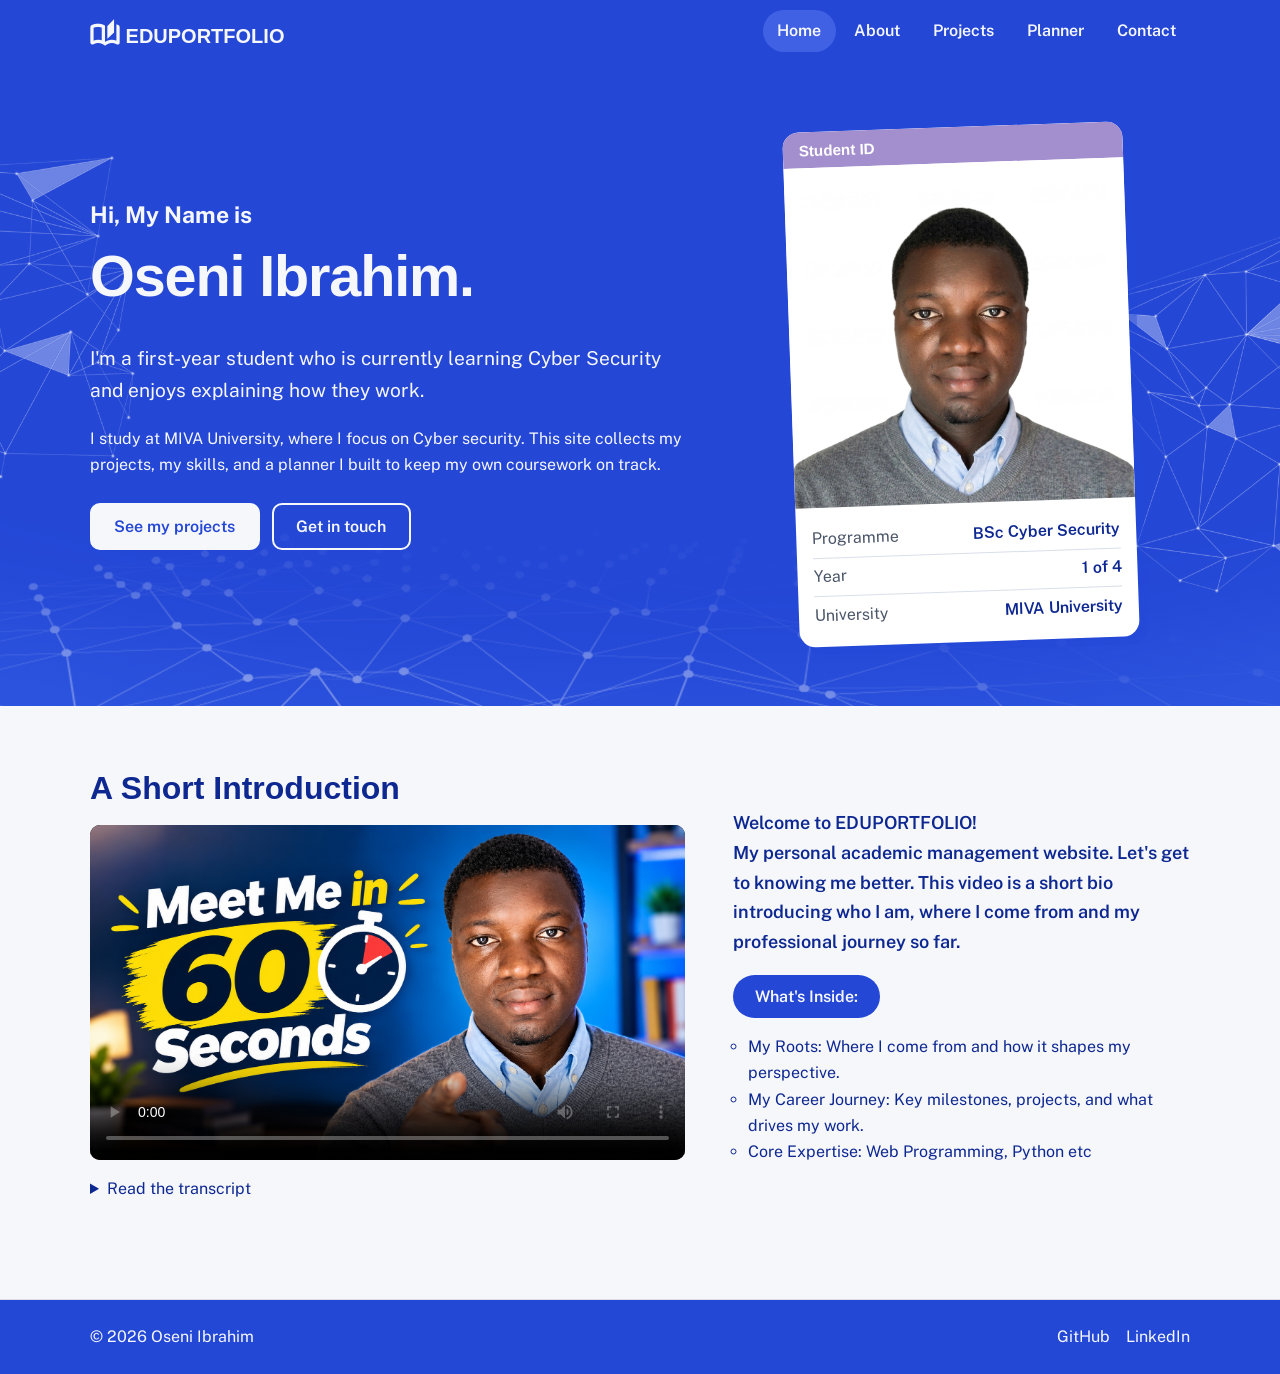
<file: index.html>
<!DOCTYPE html>
<html lang="en">

<head>
    <meta charset="utf-8">
    <meta name="viewport" content="width=device-width, initial-scale=1">
    <title>Home | Oseni Ibrahim</title>
    <meta name="description" content="Portfolio of Oseni Ibrahim, a Cyber Security student.">
    <link rel="preconnect" href="https://fonts.googleapis.com">
    <link rel="preconnect" href="https://fonts.gstatic.com" crossorigin>
    <link
        href="https://fonts.googleapis.com/css2?family=Bricolage+Grotesque:wght@600;800&family=Public+Sans:wght@400;600&display=swap"
        rel="stylesheet">
    <link rel="stylesheet"
        href="https://fonts.googleapis.com/css2?family=Material+Symbols+Outlined:opsz,wght,FILL,GRAD@20..48,100..700,0..1,-50..200&icon_names=auto_stories" />
    <link rel="stylesheet" href="styles.css">

</head>

<body>
    <a class="skip" href="#main">Skip to main content</a>
    <header class="inxsite-header">
        <div class="wrap bar">
            <a class="brandnew" href="index.html"><span class="material-symbols-outlined">
                    auto_stories
                </span>&nbsp;EDUPORTFOLIO</a>
            <button class="nav-toggle" type="button" aria-expanded="false" aria-controls="nav">Menu</button>
            <nav id="nav" aria-label="Main">
                <ul>
                    <li><a class="indxnav" href="index.html" aria-current="page">Home</a></li>
                    <li><a class="indxnav" href="about.html">About</a></li>
                    <li><a class="indxnav" href="projects.html">Projects</a></li>
                    <li><a class="indxnav" href="planner.html">Planner</a></li>
                    <li><a class="indxnav" href="contact.html">Contact</a></li>
                </ul>
            </nav>
        </div>
    </header>
    <main id="main">

        <section class="hero-bg" id="coloursec">
            <div class="hero wrap">
                <div>
                    <p class="inxwhiteoverlay preSt">Hi, My Name is</p>
                    <h1 class="inxwhiteoverlay">Oseni Ibrahim.</h1>
                    <p class="inxwhiteoverlay lead">I'm a first-year student who is currently learning Cyber Security and
                        enjoys explaining how they work.</p>
                    <p class="inxwhiteoverlay">I study at MIVA University, where I focus on Cyber security. This site
                        collects my
                        projects, my skills, and a planner I built to keep my own coursework on track.</p>
                    <p class="cta-row"><a class="btn indbuttn ghostagn" href="projects.html">See my projects</a><a
                            class="btn ghost" href="contact.html">Get in touch</a></p>
                </div>
                <figure class="id-card">
                    <img src="./assets/profile.jpg" alt="Portrait of Oseni Ibrahim" width="400" height="400">
                    <figcaption>
                        <dl>
                            <div>
                                <dt>Programme</dt>
                                <dd>BSc Cyber Security</dd>
                            </div>
                            <div>
                                <dt>Year</dt>
                                <dd>1 of 4</dd>
                            </div>
                            <div>
                                <dt>University</dt>
                                <dd>MIVA University</dd>
                            </div>
                        </dl>
                    </figcaption>
                </figure>
            </div>
        </section>
        <section class="hero wrap">
            <div>
                <h2 class="shortintro">A Short Introduction</h2>
                <video controls preload="metadata" poster="./assets/thumbnail.png">
                    <source src="assets/intro.mp4" type="video/mp4">
                    <p>Your browser can't play this video. <a href="assets/media/intro.mp4">Download it instead</a>.</p>
                </video>
                <details>
                    <summary>Read the transcript</summary>
                    <p>Hello everyone!
                        My name is Oseni Ibrahim, and I'm a 100-level student at MIVA University, studying BSc Cyber
                        Security.
                        I'm currently in my first year, and I'm excited to begin my journey in the field of
                        cybersecurity.
                        I'm particularly interested in learning how technology works, how systems can be protected, and
                        how
                        cybersecurity can help create a safer digital world.
                        I look forward to developing my skills, gaining new experiences, and growing throughout my time
                        at
                        MIVA University.
                        That's a little about me. Thanks for watching, and I hope to see you around!.</p>
                </details>
            </div>
            <div>
                <p class="boldtxt">Welcome to EDUPORTFOLIO!<br>
                    My personal academic management website. Let's get to knowing me better. This video is a short bio introducing who I am, where I come
                    from and my professional journey so far.</p>

                <button disabled class="WhatInside">What's Inside:</button>

                <ul class="nomargn">
                    <li>My Roots: Where I come from and how it shapes my perspective.</li>
                    <li>My Career Journey: Key milestones, projects, and what drives my work.</li>
                    <li>Core Expertise: Web Programming, Python etc</li>
                </ul>
            </div>

        </section>

    </main>
    <footer class="site-footer">
        <div class="wrap">
            <p class="footerp">&copy; <span id="year">2026</span> Oseni Ibrahim</p>
            <ul class="social">
                <li><a href="https://github.com/brymezHD/Academic-Management-Website" class="no-underline footerp">GitHub</a>
                </li>
                <li><a href="https://www.linkedin.com/in/oseni-ibrahim-b8418a189" class="no-underline footerp">LinkedIn</a></li>
            </ul>
        </div>
    </footer>
    <script src="./main.js" defer></script>
</body>

</html>
</file>
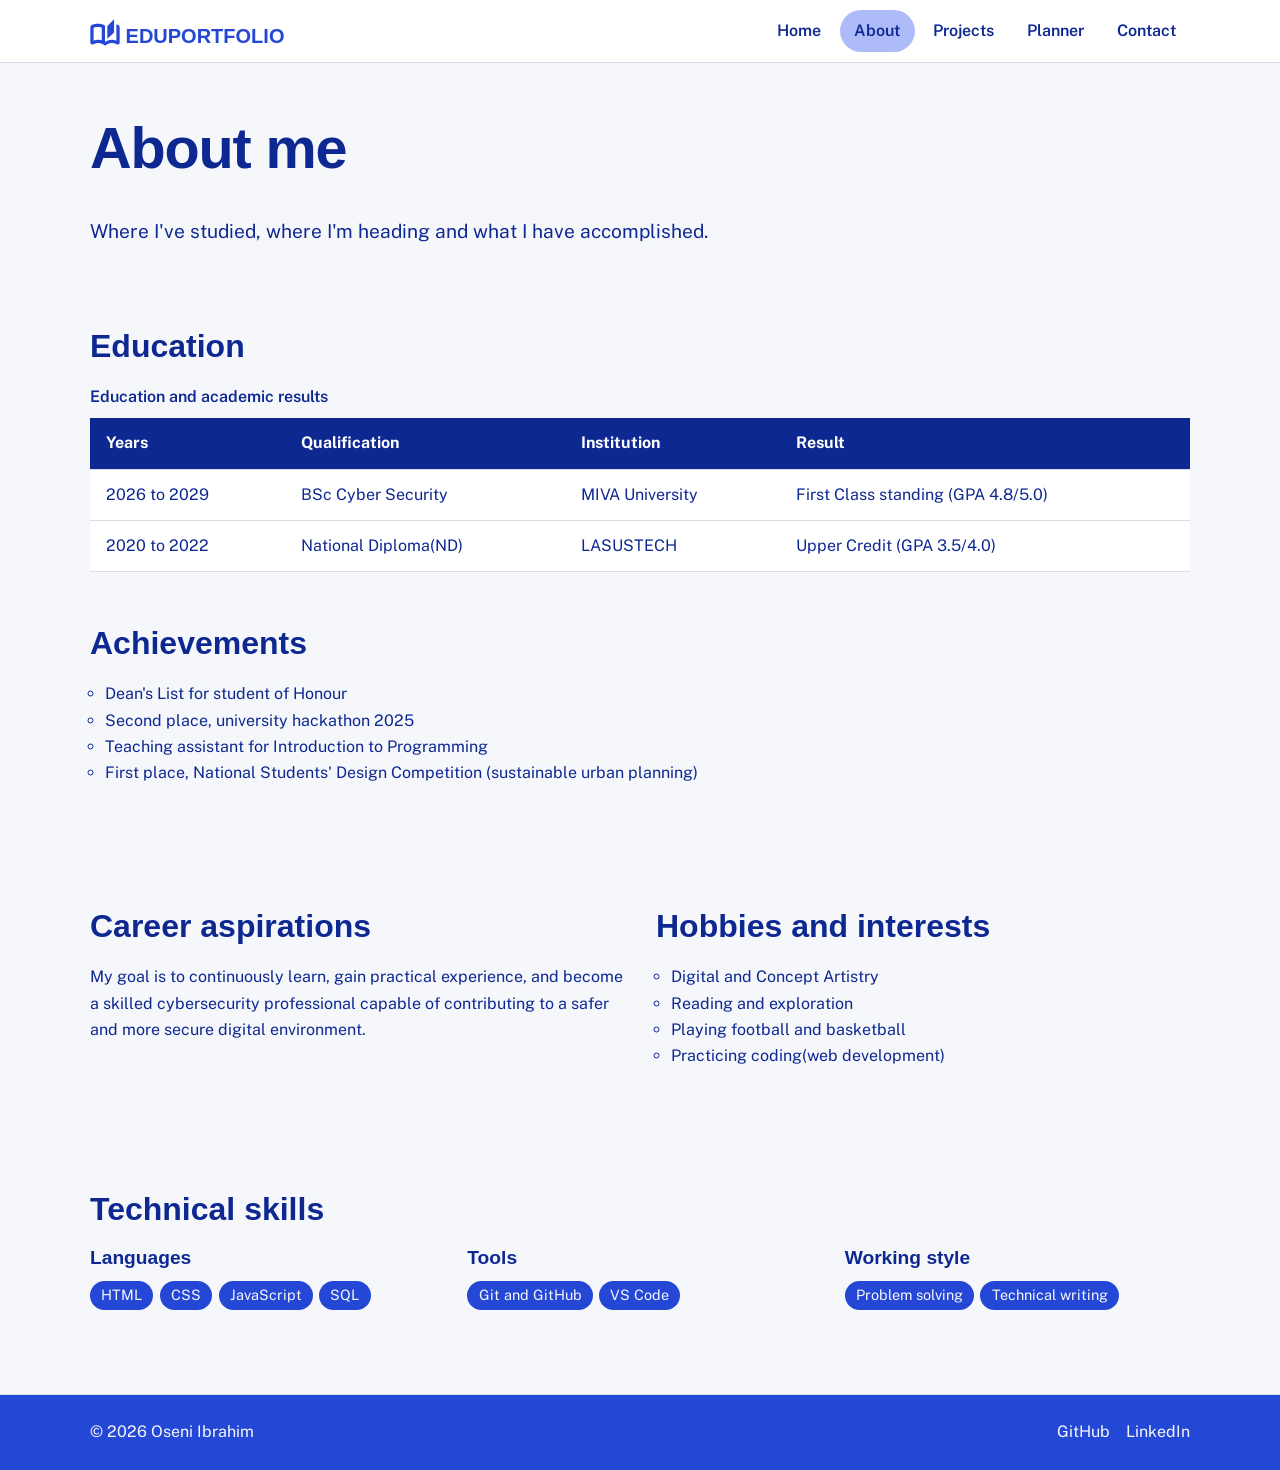
<file: about.html>
<!DOCTYPE html>
<html lang="en">

<head>
    <meta charset="utf-8">
    <meta name="viewport" content="width=device-width, initial-scale=1">
    <title>About Me | Oseni Ibrahim</title>
    <meta name="description" content="Education, career goals, skills and interests of Oseni Ibrahim.">
    <link rel="preconnect" href="https://fonts.googleapis.com">
    <link rel="preconnect" href="https://fonts.gstatic.com" crossorigin>
    <link
        href="https://fonts.googleapis.com/css2?family=Bricolage+Grotesque:wght@600;800&family=Public+Sans:wght@400;600&display=swap"
        rel="stylesheet">
    <link rel="stylesheet"
        href="https://fonts.googleapis.com/css2?family=Material+Symbols+Outlined:opsz,wght,FILL,GRAD@20..48,100..700,0..1,-50..200&icon_names=auto_stories" />
    <link rel="stylesheet" href="styles.css">

</head>

<body>
    <a class="skip" href="#main">Skip to main content</a>
    <header class="site-header">
        <div class="wrap bar">
            <a class="brand" href="index.html"><span class="material-symbols-outlined">
                    auto_stories
                </span>&nbsp;EDUPORTFOLIO</a>
            <button class="nav-toggle" type="button" aria-expanded="false" aria-controls="nav">Menu</button>
            <nav id="nav" aria-label="Main">
                <ul>
                    <li><a href="index.html">Home</a></li>
                    <li><a href="about.html" aria-current="page">About</a></li>
                    <li><a href="projects.html">Projects</a></li>
                    <li><a href="planner.html">Planner</a></li>
                    <li><a href="contact.html">Contact</a></li>
                </ul>
            </nav>
        </div>
    </header>
    <main id="main">

        <section class="wrap page-head">
            <h1>About me</h1>
            <p class="lead">Where I've studied, where I'm heading and what I have accomplished.</p>
        </section>
        <section class="wrap">
            <h2>Education</h2>
            <div class="table-wrap">
                <table>
                    <caption>Education and academic results</caption>
                    <thead>
                        <tr>
                            <th scope="col">Years</th>
                            <th scope="col">Qualification</th>
                            <th scope="col">Institution</th>
                            <th scope="col">Result</th>
                        </tr>
                    </thead>
                    <tbody>
                        <tr>
                            <td>2026 to 2029</td>
                            <td>BSc Cyber Security</td>
                            <td>MIVA University</td>
                            <td>First Class standing (GPA 4.8/5.0)</td>
                        </tr>
                        <tr>
                            <td>2020 to 2022</td>
                            <td>National Diploma(ND)</td>
                            <td>LASUSTECH</td>
                            <td>Upper Credit (GPA 3.5/4.0)</td>
                        </tr>
                    </tbody>
                </table>
            </div><br><br>
            <h2>Achievements</h2>
            <ul class="nomargn">
                <li>Dean's List for student of Honour</li>
                <li>Second place, university hackathon 2025</li>
                <li>Teaching assistant for Introduction to Programming</li>
                <li>First place, National Students' Design Competition (sustainable urban planning)</li>
            </ul>
        </section>


        <section class="wrap bgblue">
            <div class="two">
                <div>
                    <h2>Career aspirations</h2>
                    <p> My goal is to continuously learn, gain practical experience, and become a skilled
                        cybersecurity professional capable of contributing to a safer and more secure digital
                        environment.
                    </p>
                </div>
                <div>
                    <h2>Hobbies and interests</h2>
                    <ul class="nomargn">
                        <li>Digital and Concept Artistry </li>
                        <li>Reading and exploration</li>
                        <li>Playing football and basketball</li>
                        <li>Practicing coding(web development)</li>
                    </ul>
                </div>
            </div>
        </section>



        <section class="wrap">
            <h2>Technical skills</h2>
            <div class="two">
                <div>
                    <h3>Languages</h3>
                    <ul class="tags">
                        <li>HTML</li>
                        <li>CSS</li>
                        <li>JavaScript</li>
                        <li>SQL</li>
                    </ul>
                </div>
                <div>
                    <h3>Tools</h3>
                    <ul class="tags">
                        <li>Git and GitHub</li>
                        <li>VS Code</li>

                    </ul>
                </div>
                <div>
                    <h3>Working style</h3>
                    <ul class="tags">
                        <li>Problem solving</li>
                        <li>Technical writing</li>
                    </ul>
                </div>
            </div>
        </section>

    </main>
    <footer class="site-footer">
        <div class="wrap">
            <p class="footerp">&copy; <span id="year">2026</span> Oseni Ibrahim</p>
            <ul class="social">
                <li><a href="https://github.com/brymezHD/Academic-Management-Website"
                        class="no-underline footerp">GitHub</a>
                </li>
                <li><a href="https://www.linkedin.com/in/oseni-ibrahim-b8418a189"
                        class="no-underline footerp">LinkedIn</a></li>
            </ul>
        </div>
    </footer>
    <script src="./main.js" defer></script>
</body>

</html>
</file>
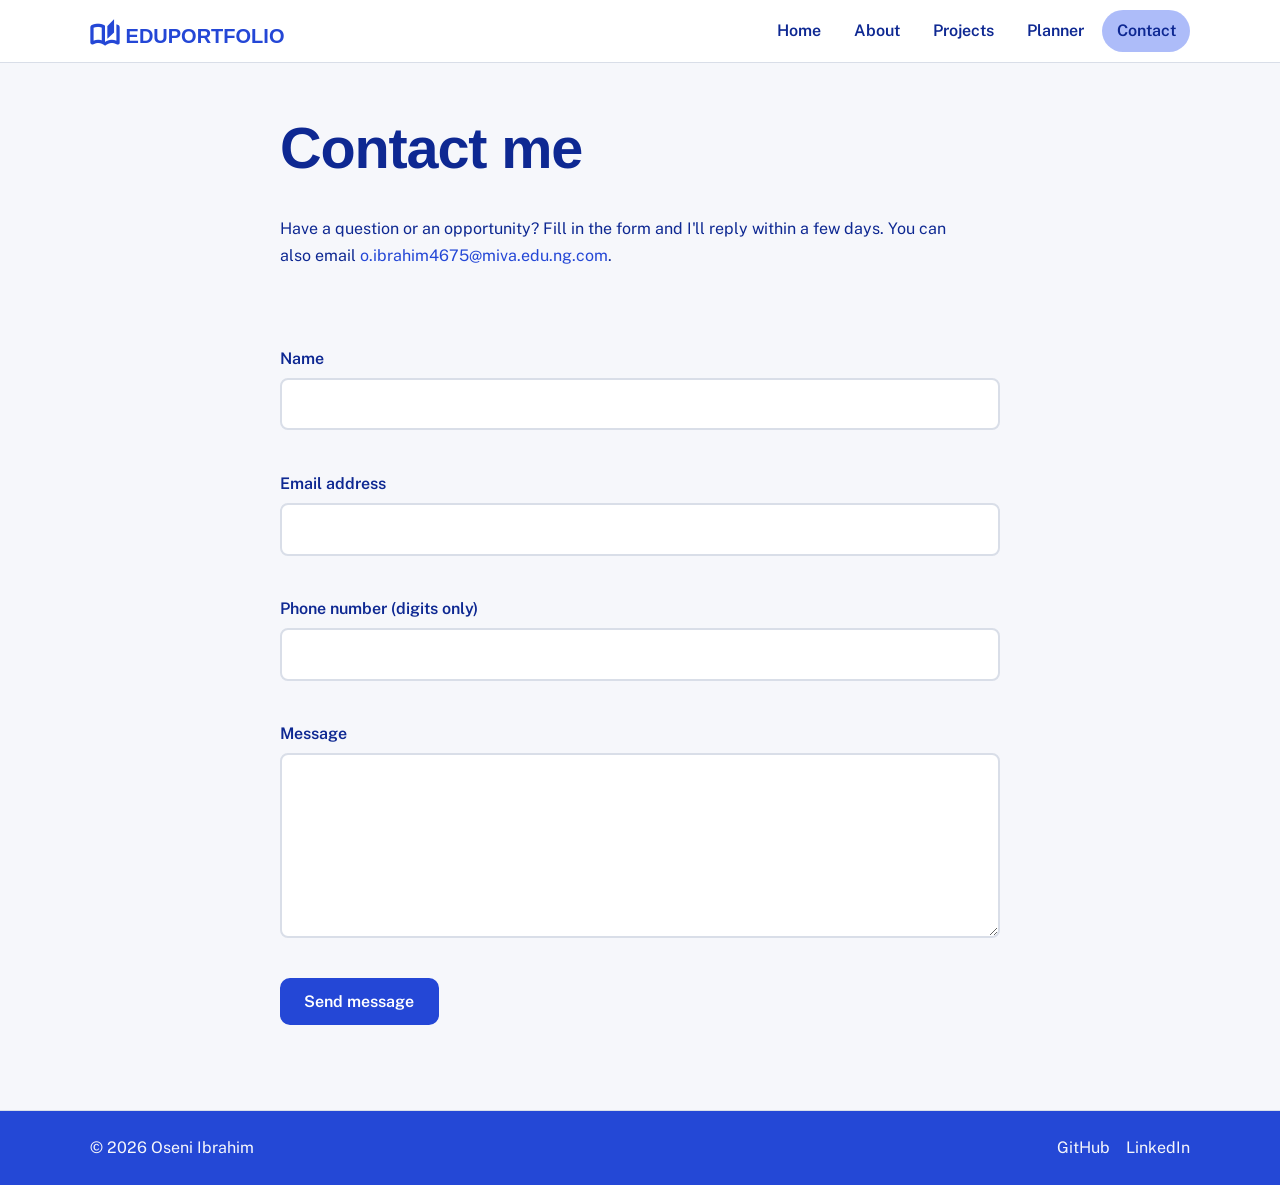
<file: contact.html>
<!DOCTYPE html>
<html lang="en">

<head>
    <meta charset="utf-8">
    <meta name="viewport" content="width=device-width, initial-scale=1">
    <title>Contact | Oseni Ibrahim</title>
    <meta name="description" content="Send a message to Oseni Ibrahim.">
    <link rel="preconnect" href="https://fonts.googleapis.com">
    <link rel="preconnect" href="https://fonts.gstatic.com" crossorigin>
    <link
        href="https://fonts.googleapis.com/css2?family=Bricolage+Grotesque:wght@600;800&family=Public+Sans:wght@400;600&display=swap"
        rel="stylesheet">
    <link rel="stylesheet"
        href="https://fonts.googleapis.com/css2?family=Material+Symbols+Outlined:opsz,wght,FILL,GRAD@20..48,100..700,0..1,-50..200&icon_names=auto_stories" />
    <link rel="stylesheet" href="styles.css">
</head>

<body>
    <a class="skip" href="#main">Skip to main content</a>
    <header class="site-header">
        <div class="wrap bar">
            <a class="brand" href="index.html"><span class="material-symbols-outlined">
                    auto_stories
                </span>&nbsp;EDUPORTFOLIO</a>
            <button class="nav-toggle" type="button" aria-expanded="false" aria-controls="nav">Menu</button>
            <nav id="nav" aria-label="Main">
                <ul>
                    <li><a href="index.html">Home</a></li>
                    <li><a href="about.html">About</a></li>
                    <li><a href="projects.html">Projects</a></li>
                    <li><a href="planner.html">Planner</a></li>
                    <li><a href="contact.html" aria-current="page">Contact</a></li>
                </ul>
            </nav>
        </div>
    </header>
    <main id="main">

        <section class="wrap narrow page-head">
            <h1>Contact me</h1>
            <p>Have a question or an opportunity? Fill in the form and I'll reply within a few days. You can also email
                <a href="mailto:you@example.com" class="no-underline">o.ibrahim4675@miva.edu.ng.com</a>.
            </p>
        </section>
        <section class="wrap narrow">
            <form id="contact-form" novalidate>
                <div class="field"><label for="name">Name</label><input id="name" name="name" type="text"
                        autocomplete="name" aria-describedby="name-error"><span class="err" id="name-error"></span>
                </div>
                <div class="field"><label for="email">Email address</label><input id="email" name="email" type="email"
                        autocomplete="email" aria-describedby="email-error"><span class="err" id="email-error"></span>
                </div>
                <div class="field"><label for="phone">Phone number (digits only)</label><input id="phone" name="phone"
                        type="tel" inputmode="numeric" autocomplete="tel" aria-describedby="phone-error"><span
                        class="err" id="phone-error"></span></div>
                <div class="field"><label for="message">Message</label><textarea id="message" name="message" rows="6"
                        aria-describedby="message-error"></textarea><span class="err" id="message-error"></span></div>
                <button class="btn" type="submit">Send message</button>
            </form>
            <div id="form-status" class="msg" tabindex="-1"></div>
        </section>

    </main>
    <footer class="site-footer">
        <div class="wrap">
            <p class="footerp">&copy; <span id="year">2026</span> Oseni Ibrahim</p>
            <ul class="social">
                <li><a href="https://github.com/brymezHD/Academic-Management-Website" class="no-underline footerp">GitHub</a>
                </li>
                <li><a href="https://www.linkedin.com/in/oseni-ibrahim-b8418a189" class="no-underline footerp">LinkedIn</a></li>
            </ul>
        </div>
    </footer>
    <script src="./main.js" defer></script>
    <script src="./contact.js" defer></script>
</body>

</html>
</file>
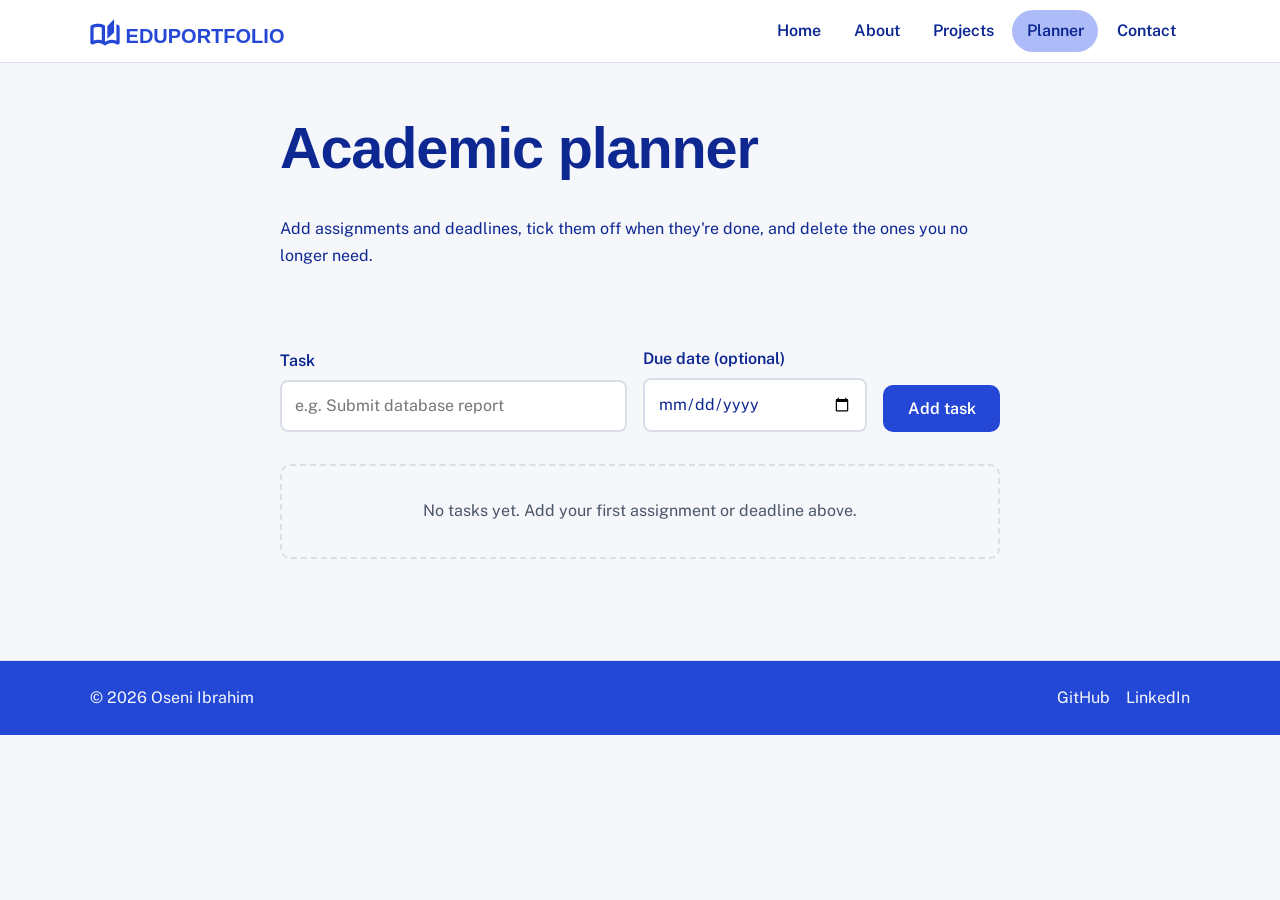
<file: planner.html>
<!DOCTYPE html>
<html lang="en">

<head>
    <meta charset="utf-8">
    <meta name="viewport" content="width=device-width, initial-scale=1">
    <title>Academic Planner | Oseni Ibrahim</title>
    <meta name="description" content="Add, complete and delete academic tasks.">
    <link rel="preconnect" href="https://fonts.googleapis.com">
    <link rel="preconnect" href="https://fonts.gstatic.com" crossorigin>
    <link
        href="https://fonts.googleapis.com/css2?family=Bricolage+Grotesque:wght@600;800&family=Public+Sans:wght@400;600&display=swap"
        rel="stylesheet">
    <link rel="stylesheet"
        href="https://fonts.googleapis.com/css2?family=Material+Symbols+Outlined:opsz,wght,FILL,GRAD@20..48,100..700,0..1,-50..200&icon_names=auto_stories" />
    <link rel="stylesheet" href="styles.css">
</head>

<body>
    <a class="skip" href="#main">Skip to main content</a>
    <header class="site-header">
        <div class="wrap bar">
            <a class="brand" href="index.html"><span class="material-symbols-outlined">
                    auto_stories
                </span>&nbsp;EDUPORTFOLIO</a>
            <button class="nav-toggle" type="button" aria-expanded="false" aria-controls="nav">Menu</button>
            <nav id="nav" aria-label="Main">
                <ul>
                    <li><a href="index.html">Home</a></li>
                    <li><a href="about.html">About</a></li>
                    <li><a href="projects.html">Projects</a></li>
                    <li><a href="planner.html" aria-current="page">Planner</a></li>
                    <li><a href="contact.html">Contact</a></li>
                </ul>
            </nav>
        </div>
    </header>
    <main id="main">

        <section class="wrap narrow page-head">
            <h1>Academic planner</h1>
            <p>Add assignments and deadlines, tick them off when they're done, and delete the ones you no longer need.
            </p>
        </section>
        <section class="wrap narrow">
            <form id="task-form" novalidate>
                <div class="row">
                    <div class="field grow"><label for="task-input">Task</label><input id="task-input" type="text"
                            maxlength="100" autocomplete="off" aria-describedby="task-error"
                            placeholder="e.g. Submit database report"></div>
                    <div class="field"><label for="task-due">Due date (optional)</label><input id="task-due"
                            type="date"></div>
                    <button class="btn" type="submit">Add task</button>
                </div>
            </form>
            <p id="task-error" class="msg error" role="alert" hidden></p>
            <p id="task-count" aria-live="polite"></p>
            <ul id="task-list" class="tasks"></ul>
            <p id="empty-state" class="empty">No tasks yet. Add your first assignment or deadline above.</p>
        </section>

    </main>
    <footer class="site-footer">
        <div class="wrap">
            <p class="footerp">&copy; <span id="year">2026</span> Oseni Ibrahim</p>
            <ul class="social">
                <li><a href="https://github.com/brymezHD/Academic-Management-Website" class="no-underline footerp">GitHub</a>
                </li>
                <li><a href="https://www.linkedin.com/in/oseni-ibrahim-b8418a189" class="no-underline footerp">LinkedIn</a></li>
            </ul>
        </div>
    </footer>
    <script src="./main.js" defer></script>
    <script src="./planner.js" defer></script>
</body>

</html>
</file>
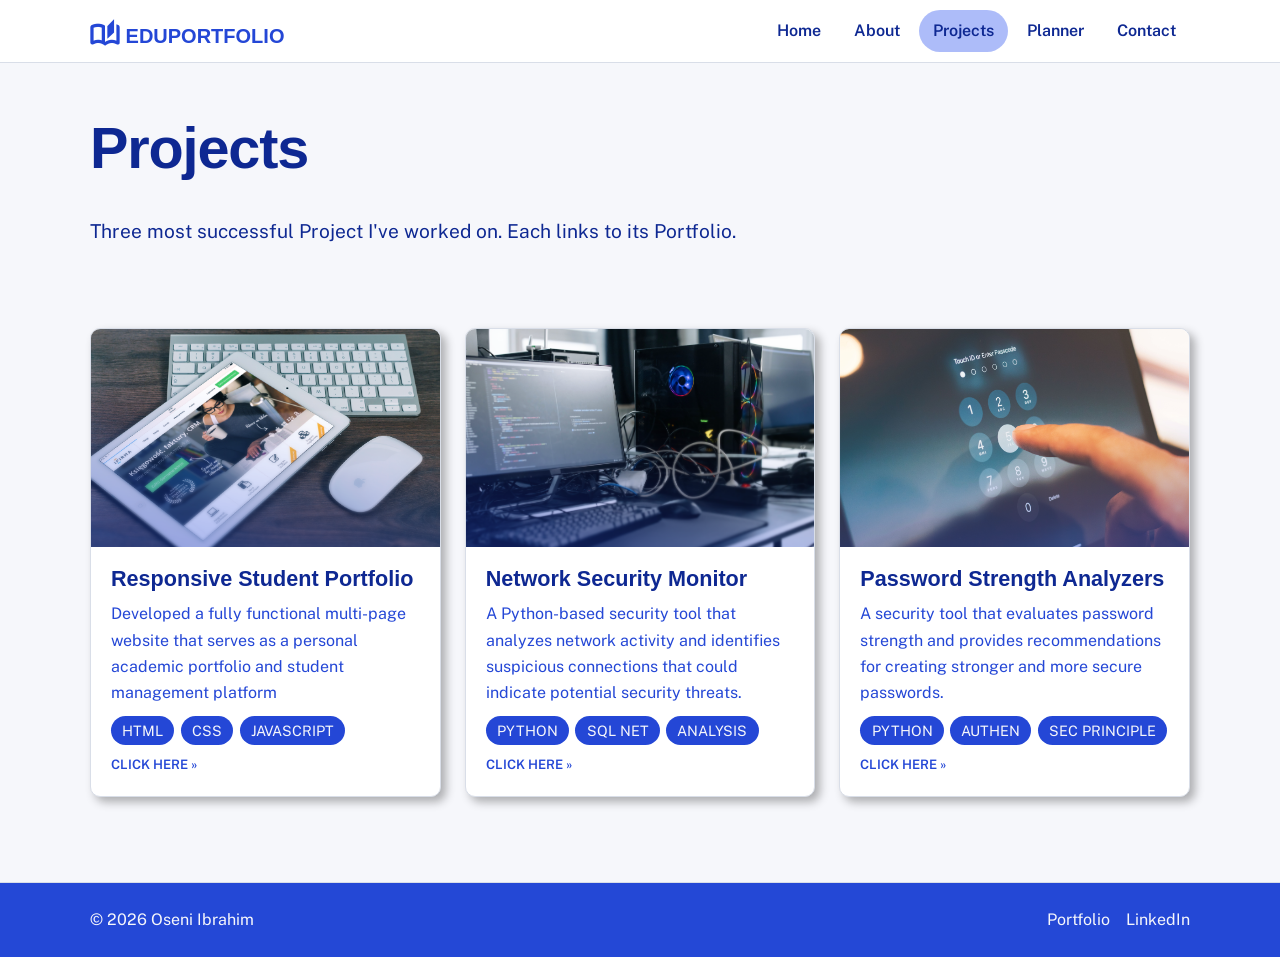
<file: projects.html>
<!DOCTYPE html>
<html lang="en">

<head>
    <meta charset="utf-8">
    <meta name="viewport" content="width=device-width, initial-scale=1">
    <title>Projects | Oseni Ibrahim</title>
    <meta name="description" content="Selected projects by Oseni Ibrahim.">
    <link rel="preconnect" href="https://fonts.googleapis.com">
    <link rel="preconnect" href="https://fonts.gstatic.com" crossorigin>
    <link
        href="https://fonts.googleapis.com/css2?family=Bricolage+Grotesque:wght@600;800&family=Public+Sans:wght@400;600&display=swap"
        rel="stylesheet">
    <link rel="stylesheet"
        href="https://fonts.googleapis.com/css2?family=Material+Symbols+Outlined:opsz,wght,FILL,GRAD@20..48,100..700,0..1,-50..200&icon_names=auto_stories" />
    <link rel="stylesheet" href="styles.css">
</head>

<body>
    <a class="skip" href="#main">Skip to main content</a>
    <header class="site-header">
        <div class="wrap bar">
            <a class="brand" href="index.html"><span class="material-symbols-outlined">
                    auto_stories
                </span>&nbsp;EDUPORTFOLIO</a>
            <button class="nav-toggle" type="button" aria-expanded="false" aria-controls="nav">Menu</button>
            <nav id="nav" aria-label="Main">
                <ul>
                    <li><a href="index.html">Home</a></li>
                    <li><a href="about.html">About</a></li>
                    <li><a href="projects.html" aria-current="page">Projects</a></li>
                    <li><a href="planner.html">Planner</a></li>
                    <li><a href="contact.html">Contact</a></li>
                </ul>
            </nav>
        </div>
    </header>
    <main id="main">

        <section class="wrap page-head">
            <h1>Projects</h1>
            <p class="lead">Three most successful Project I've worked on. Each links to its Portfolio.</p>
        </section>
        <section class="wrap">
            <div class="grid">
                <article class="card shadow-effect">
                    <img src="./assets/IpadS.png" alt="Screenshot of the Responsive Student Portfolio"
                        width="640" height="400" loading="lazy">
                    <div class="card-body">
                        <h2>Responsive Student Portfolio </h2>
                        <p class="bluecol">Developed a fully functional multi-page
                            website that serves as a personal academic portfolio and student management
                            platform
                        </p>
                        <ul class="tags click-here">
                            <li>HTML</li>
                            <li>CSS</li>
                            <li>JAVASCRIPT</li>
                        </ul>
                        <a href="https://www.credly.com/badges/24089089-10a2-4085-af1f-db09a1e1b00b" target="_blank"
                            rel="noopener" class="click-here">CLICK HERE	&raquo;<span class="sr"> (opens in a new
                                tab)</span></a>
                    </div>
                </article>
                <article class="card shadow-effect">
                    <img src="./assets/NetworkS.png" alt="Screenshot of the Network Security Monitor" width="640"
                        height="400" loading="lazy">
                    <div class="card-body">
                        <h2>Network Security Monitor</h2>
                        <p class="bluecol">A Python-based security tool that analyzes network activity and identifies
                            suspicious
                            connections that could indicate potential security threats.</p>
                        <ul class="tags">
                            <li>PYTHON</li>
                            <li>SQL NET</li>
                            <li>ANALYSIS</li>
                        </ul>
                        <a href="https://www.credly.com/badges/c24dcbab-109c-4a72-ac72-8424f588f3b4" target="_blank"
                            rel="noopener" class="click-here">CLICK HERE	&raquo;<span class="sr"> (opens
                                in a new tab)</span></a>
                    </div>
                </article>
                <article class="card shadow-effect">
                    <img src="./assets/passwordS.png" alt="Screenshot of the Password Strength Analyzer"
                        width="640" height="400" loading="lazy">
                    <div class="card-body">
                        <h2>Password Strength Analyzers</h2>
                        <p class="bluecol">A security tool that evaluates password strength and provides recommendations
                            for creating
                            stronger and more secure passwords.</p>
                        <ul class="tags">
                            <li>PYTHON</li>
                            <li>AUTHEN</li>
                            <li>SEC PRINCIPLE</li>
                        </ul>
                        <a href="https://www.credly.com/badges/c24dcbab-109c-4a72-ac72-8424f588f3b4" target="_blank"
                            rel="noopener" class="click-here">CLICK HERE	&raquo;<span class="sr"> (opens in a new
                                tab)</span></a>
                    </div>
                </article>
            </div>
        </section>

    </main>
    <footer class="site-footer">
        <div class="wrap">
            <p class="footerp">&copy; <span id="year">2026</span> Oseni Ibrahim</p>
            <ul class="social">
                <li><a href="https://github.com/brymezHD/Academic-Management-Website" class="no-underline footerp">Portfolio</a></li>
                <li><a href="https://www.linkedin.com/in/oseni-ibrahim-b8418a189" class="no-underline footerp">LinkedIn</a></li>
            </ul>
        </div>
    </footer>
    <script src="./main.js" defer></script>
</body>

</html>
</file>
<file: styles.css>
/* Palette and type tokens: change these to re-theme the whole site */
:root {
    --ink: #0e2892;
    --paper: #f6f7fb;
    --blue: #2447d6;
    --blue-d: #1a36a8;
    --hi: #2448d662;
    --muted: #4a5568;
    --line: #d9dee8;
    --ok: #14663b;
    --err: #b3261e;
    --r: 10px;
    --font-d: "Archivo Black", sans-serif;
    --font-b: "Public Sans", system-ui, sans-serif
}

.footerp{color: var(--paper);
/* Change to All Footer text color */
}


.site-footer a:hover {
  color: #a38ece; /* Change to All Footer hover color */
}

button:disabled {
    cursor: text;
    /* Disabled button nt hovering */
}

.brandnew {
    font: 800 1.25rem var(--font-d);
    color: var(--paper);
    text-decoration: none;
}

/* My NavBar Logo/Brandname for the index page */

.shortintro {
    font-weight: 800;

}

/**Making The Welcome to my Channel Bold**/
.boldtxt {
    font-weight: 600;
    font-size: 18px;

}

.WhatInside {
    font-weight: 700;
    font-size: 20px;
    display: inline-block;
    padding: .75rem 1.4rem;
    border: none;
    border-radius: 40px;
    background: var(--blue);
    color: var(--paper);
    font: 600 1rem var(--font-b);
    text-decoration: none;
    cursor: pointer;
    transition: background .2s;
    /**Making The intro text Bold**/
}

/**Making The welcome text Bold**/

.nomargn {
    display: block;
    list-style-type: circle;
    margin-block-start: 16pxpx;
    margin-block-end: 0em 0px;
    padding-inline-start: 15px;
    unicode-bidi: isolate;
    /**Controls margin on UL links**/
}



.indxnav {
    display: block;
    padding: .5rem .9rem;
    border-radius: 999px;
    color: var(--paper);
    text-decoration: none;
    font-weight: 600;
    transition: background .2s
        /* My NavBar Link colour for the index page */
}

.inxwhiteoverlay {
    color: var(--paper);
}

.inxsite-header {
    background: #2447d6;
    border-bottom: 1px solid var(--blue);
    /* My NavBar bottom line Color Change to blue */
    position: sticky;
    top: 0;
    z-index: 10
        /* My NavBar Background Color Change to white */
}


* {
    box-sizing: border-box
}

.preSt {
    font-size: 23px;
    font-family: var(--font-b);
    line-height: 1.15;
    margin: 0 0 .6em;
    font-weight: bold;

}

.bluecol{ color:#2447d6;
/* change paragraph col in project tab */
}


.material-symbols-outlined {
    font-size: 30px;
    font-weight: bold;
    position: relative;
    top: 6px;
    /* Pushes the icon 3px down from its original position */

}

.bgblue{
    /**change 3rd DIV BG to blue inabout page**/
}

.hero-bg {
    background-image:
        linear-gradient(rgba(36, 71, 214, 0.2), rgba(36, 72, 214, 0.1)),
        url('./assets/indexbg.png');
    background-size: cover;
    background-position: center;
}


body {
    margin: 0;
    font: 1rem/1.65 var(--font-b);
    color: var(--ink);
    background: var(--paper)
}

/* Removing underline text effect on all links */
.no-underline {
    text-decoration: none;
}

.no-underline:hover {
  color: #a38ece; /* Change text when hover */
}

.click-here{
    text-decoration: none;
    font-size: small;/* modify text for click here text */
}

.click-here:hover {
  color: #a38ece; /* Change text for click here when you hover */
}



h1,
h2,
h3 {
    font-family: var(--font-d);
    line-height: 1.15;
    margin: 0 0 .6em
}

h1 {
    font-size: clamp(2.2rem, 5vw, 3.6rem);
    font-weight: 800;
    letter-spacing: -.02em
}

h2 {
    font-size: clamp(1.5rem, 3vw, 2rem)
}

h3 {
    font-size: 1.2rem
}

p,
li {
    max-width: 70ch
}

a {
    color: var(--blue)
}

img,
video {
    max-width: 100%;
    height: auto;
    display: block
}

:focus-visible {
    outline: 3px solid var(--blue);
    outline-offset: 3px
}

.wrap {
    width: min(1100px, 100% - 2.5rem);
    margin-inline: auto;
    padding-block: 3.3rem
}

.narrow {
    width: min(720px, 100% - 2.5rem)
}

.page-head {
    padding-bottom: .5rem
}

.lead {
    font-size: 1.2rem
}

.skip {
    position: absolute;
    left: -999px
}

.skip:focus {
    left: 1rem;
    top: 1rem;
    background: var(--hi);
    color: var(--ink);
    padding: .5rem 1rem;
    z-index: 20
}

.sr {
    position: absolute;
    width: 1px;
    height: 1px;
    overflow: hidden;
    clip: rect(0 0 0 0)
}

/* Header and navigation */
.site-header {
    background: #fff;
    border-bottom: 1px solid var(--line);
    position: sticky;
    top: 0;
    z-index: 10
}

.bar {
    display: flex;
    align-items: center;
    justify-content: space-between;
    gap: 1rem;
    padding-block: .6rem
}

.brand {
    font: 800 1.25rem var(--font-d);
    color: var(--blue);
    text-decoration: none
}

nav ul {
    display: flex;
    gap: .25rem;
    list-style: none;
    margin: 0;
    padding: 0
}

nav a {
    display: block;
    padding: .5rem .9rem;
    border-radius: 999px;
    color: var(--ink);
    text-decoration: none;
    font-weight: 600;
    transition: background .2s
}

nav a:hover {
    background: #5d7bf481
        /** Changes hover action in all page**/
}

nav a[aria-current="page"] {
    background: #5d7bf481;
    /** Changes current page hover on Home link**/

}


.nav-toggle {
    display: none;
    font: 600 1rem var(--font-b);
    padding: .5rem 1rem;
    border: 2px solid var(--ink);
    border-radius: var(--r);
    background: #fff;
    color: var(--ink);
    cursor: pointer
}

/* Buttons */
.btn {
    display: inline-block;
    padding: .75rem 1.4rem;
    border: 2px solid var(--blue);
    border-radius: var(--r);
    background: var(--blue);
    color: #fff;
    font: 600 1rem var(--font-b);
    text-decoration: none;
    cursor: pointer;
    transition: background .2s
}

.btn.indbuttn {
    display: inline-block;
    padding: .75rem 1.4rem;
    border: 2px solid var(--paper);
    border-radius: var(--r);
    background: var(--paper);
    color: #2447d6;
    font: 600 1rem var(--font-b);
    text-decoration: none;
    cursor: pointer;
    transition: background .2s
}

.btn:hover {
    background: var(--blue-d);
    border-color: var(--blue-d)
}

.btn.ghost {
    background: transparent;
    color: var(--paper);
    border: 2px solid var(--paper);
    /** transparent button on index page**/

}


.btn.ghost:hover {
    background: #5d7bf481;
    border: #5d7bf481;
    /** transparent Get in Touch button on index page**/
}

.btn.ghostagn:hover {
    background: var(--blue-d);
    color: var(--paper);
    /** transparent See my Project button on index page**/
}

.cta-row {
    display: flex;
    flex-wrap: wrap;
    gap: .75rem;
    margin-top: 1.5rem
}

/* Home: hero with student ID card */
.hero {
    display: grid;
    grid-template-columns: 1.3fr 1fr;
    gap: 3rem;
    align-items: center;
    padding-block: 4rem
}

.id-card {
    margin: 0;
    width: 100%;
    max-width: 340px;
    justify-self: center;
    background: #fff;
    border: 2px none;
    border-radius: 16px;
    overflow: hidden;
    box-shadow: 8px 8px 0 var(--hi);
    transform: rotate(-2deg);
    animation: settle .8s ease-out
}

.id-card::before {
    content: "Student ID";
    display: block;
    background: #a38ece;
    color: #fff;
    font: 600 .95rem var(--font-d);
    padding: .6rem 1rem
}

.id-card img {
    width: 100%;
    aspect-ratio: 1;
    object-fit: cover
}

.id-card dl {
    margin: 0;
    padding: .75rem 1rem
}

.id-card dl div {
    display: flex;
    justify-content: space-between;
    gap: 1rem;
    padding: .35rem 0;
    border-bottom: 1px solid var(--line)
}

.id-card dl div:last-child {
    border: 0
}

.id-card dt {
    color: var(--muted)
}

.id-card dd {
    margin: 0;
    font-weight: 600;
    text-align: right
}

@keyframes settle {
    from {
        transform: rotate(6deg) translateY(16px);
        opacity: 0
    }
}

video {
    width: 100%;
    border-radius: var(--r);
    background: #000
}

details {
    margin-top: 1rem
}

/* About */
.two {
    display: grid;
    grid-template-columns: repeat(auto-fit, minmax(260px, 1fr));
    gap: 2rem
}

.table-wrap {
    overflow-x: auto
}

table {
    width: 100%;
    border-collapse: collapse;
    background: #fff
}

caption {
    text-align: left;
    font-weight: 600;
    padding-bottom: .5rem
}

th,
td {
    text-align: left;
    padding: .75rem 1rem;
    border-bottom: 1px solid var(--line)
}

thead th {
    background: var(--ink);
    color: #fff
}

.tags {
    display: flex;
    flex-wrap: wrap;
    gap: .4rem;
    list-style: none;
    margin: 0;
    padding: 0
}

.tags li {
    background: var(--blue);
    color: var(--paper);
    padding: .15rem .7rem;
    border-radius: 999px;
    font-size: .9rem
}

/* Projects */
.grid {
    display: grid;
    grid-template-columns: repeat(auto-fit, minmax(270px, 1fr));
    gap: 1.5rem
}

.card {
    background: #fff;
    border: 1px solid var(--line);
    border-radius: var(--r);
    overflow: hidden;
    display: flex;
    flex-direction: column;
    transition: border-color .2s
}

.card:hover {
    border-color: var(--blue)
}

.card img {
    width: 100%;
    aspect-ratio: 16/10;
    object-fit: cover
}

.card-body {
    padding: 1.25rem;
    display: flex;
    flex-direction: column;
    gap: .6rem;
    flex: 1
}

.shadow-effect { /* add shadow effect to card-body box */
  /* offset-x | offset-y | blur-radius | color */
  box-shadow: 5px 5px 10px rgba(0, 0, 0, 0.3);
}

.card-body h2 {
    font-size: 1.35rem;
    margin: 0
}

.card-body p {
    margin: 0
}

.card-body a {
    margin-top: auto;
    font-weight: 600
}

/* Forms, messages, planner */
.field {
    display: flex;
    flex-direction: column;
    gap: .35rem;
    margin-bottom: 1rem
}

label {
    font-weight: 600
}

input,
textarea {
    font: inherit;
    width: 100%;
    padding: .7rem .8rem;
    border: 2px solid var(--line);
    border-radius: 8px;
    background: #fff;
    color: var(--ink)
}

input:focus,
textarea:focus {
    border-color: var(--blue);
    outline: 3px solid #c9d4ff;
    outline-offset: 0
}

[aria-invalid="true"] {
    border-color: var(--err)
}

.err {
    color: var(--err);
    font-size: .9rem;
    min-height: 1.3em
}

.msg {
    padding: .75rem 1rem;
    border-radius: 8px;
    border-left: 4px solid;
    margin-top: 1rem
}

.msg:empty {
    display: none
}

.msg.error {
    background: #fdecea;
    color: var(--err);
    border-color: var(--err)
}

.msg.success {
    background: #e6f4ea;
    color: var(--ok);
    border-color: var(--ok)
}

.row {
    display: flex;
    flex-wrap: wrap;
    gap: 1rem;
    align-items: flex-end
}

.row .field {
    margin: 0;
    flex: 1 1 180px
}

.row .grow {
    flex: 2 1 260px
}

.tasks {
    list-style: none;
    padding: 0;
    margin: 1rem 0 0;
    display: grid;
    gap: .6rem
}

.tasks li {
    display: flex;
    align-items: center;
    gap: .75rem;
    max-width: none;
    background: #fff;
    border: 1px solid var(--line);
    border-radius: var(--r);
    padding: .7rem 1rem
}

.tasks input {
    width: 1.2rem;
    height: 1.2rem;
    accent-color: var(--blue)
}

.tasks label {
    flex: 1;
    font-weight: 400;
    cursor: pointer
}

.tasks .done label {
    text-decoration: line-through;
    color: var(--muted)
}

.due {
    font-size: .85rem;
    color: var(--muted)
}

.del {
    font: inherit;
    background: none;
    border: 1px solid var(--line);
    border-radius: 8px;
    padding: .35rem .7rem;
    color: var(--err);
    cursor: pointer;
    transition: background .2s
}

.del:hover {
    background: #fdecea
}

.empty {
    text-align: center;
    padding: 2rem;
    margin-top: 1rem;
    border: 2px dashed var(--line);
    border-radius: var(--r);
    color: var(--muted);
    max-width: none
}

/* Footer */
.site-footer {
    background:#2448d6;
    border-top: 1px solid var(--line);
    margin-top: 2rem
}

.site-footer .wrap {
    display: flex;
    flex-wrap: wrap;
    justify-content: space-between;
    gap: 1rem;
    padding-block: 1.5rem
}

.site-footer p {
    margin: 0
}

.social {
    display: flex;
    gap: 1rem;
    list-style: none;
    margin: 0;
    padding: 0
}

/* Small screens: collapsible menu, single-column hero */
@media(max-width:760px) {
    .nav-toggle {
        display: block
    }

    nav {
        display: none;
        position: absolute;
        top: 100%;
        left: 0;
        right: 0;
        background: #fff;
        border-bottom: 1px solid var(--line);
        padding: .5rem 1.25rem
    }

    nav.open {
        display: block
    }

    nav ul {
        flex-direction: column
    }

    .hero {
        grid-template-columns: 1fr;
        padding-block: 2rem
    }
}

@media(prefers-reduced-motion:reduce) {
    * {
        animation: none !important;
        transition: none !important
    }
}
</file>
